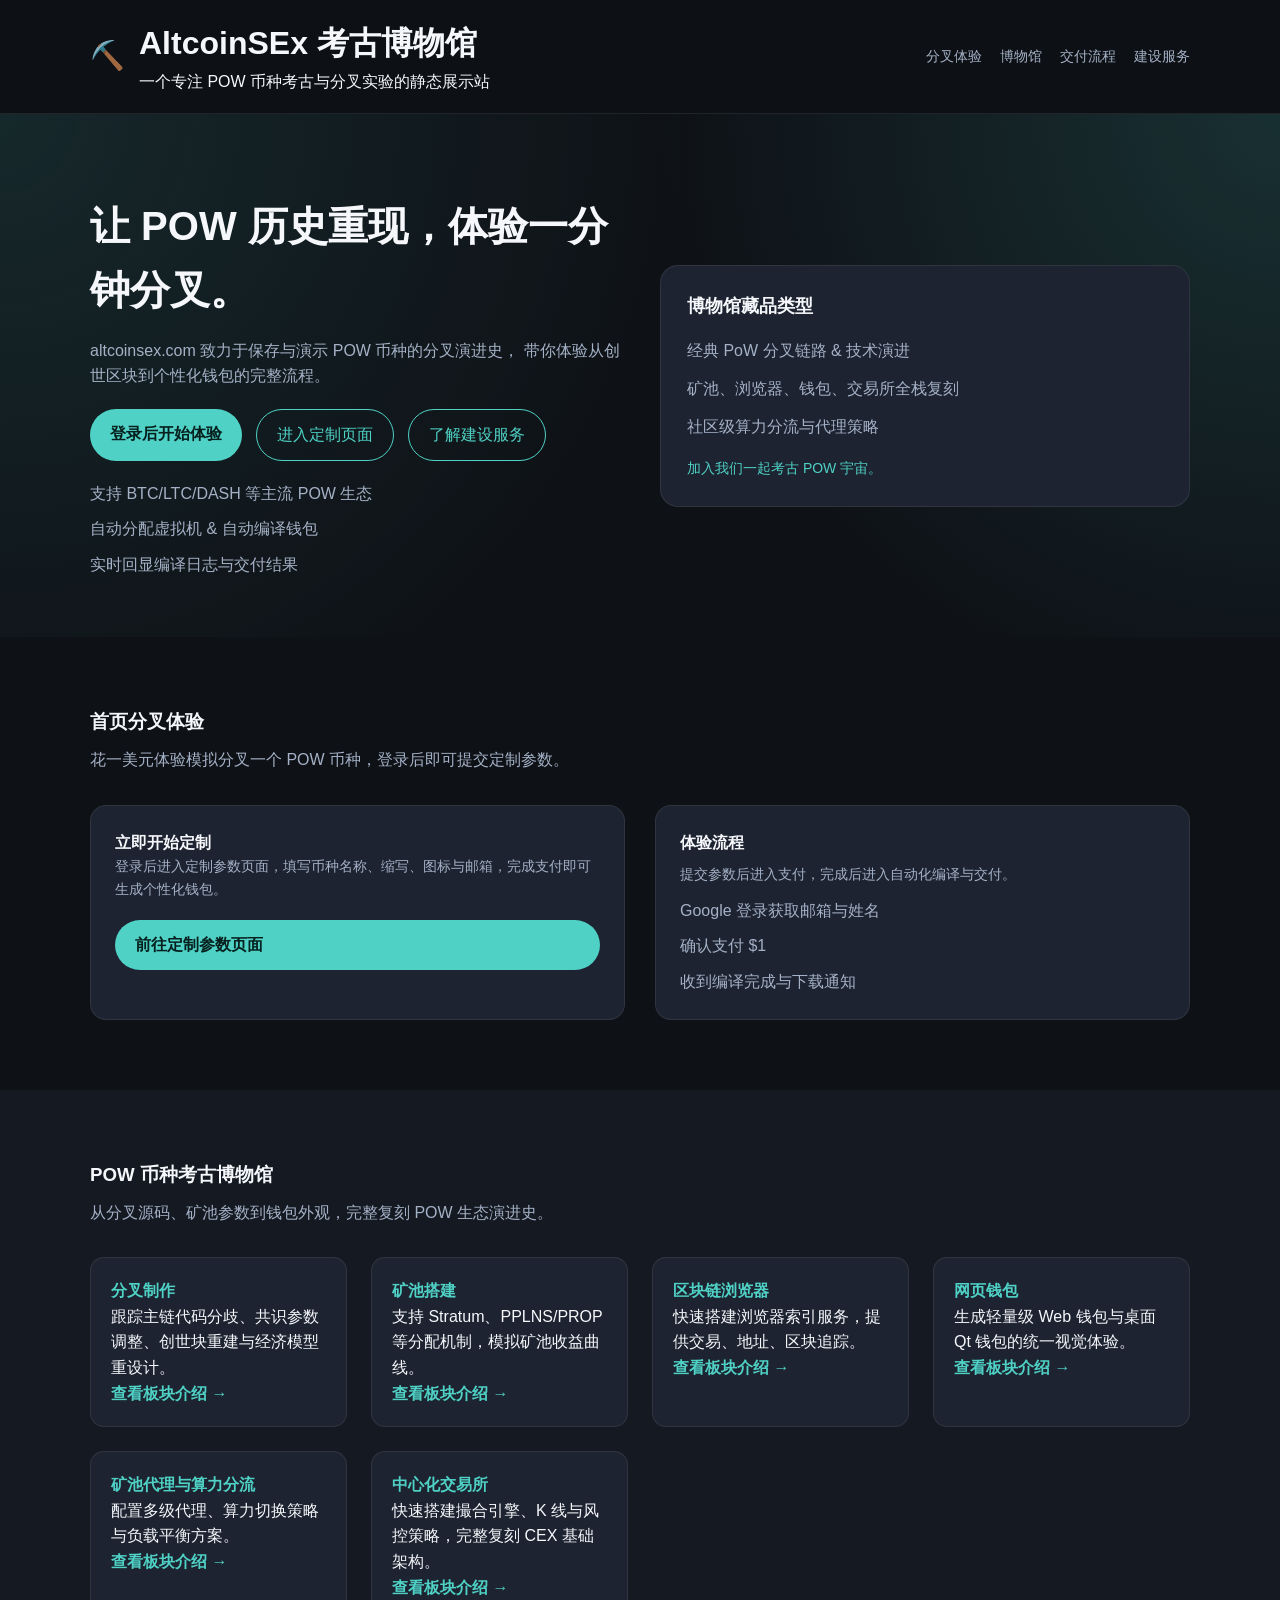
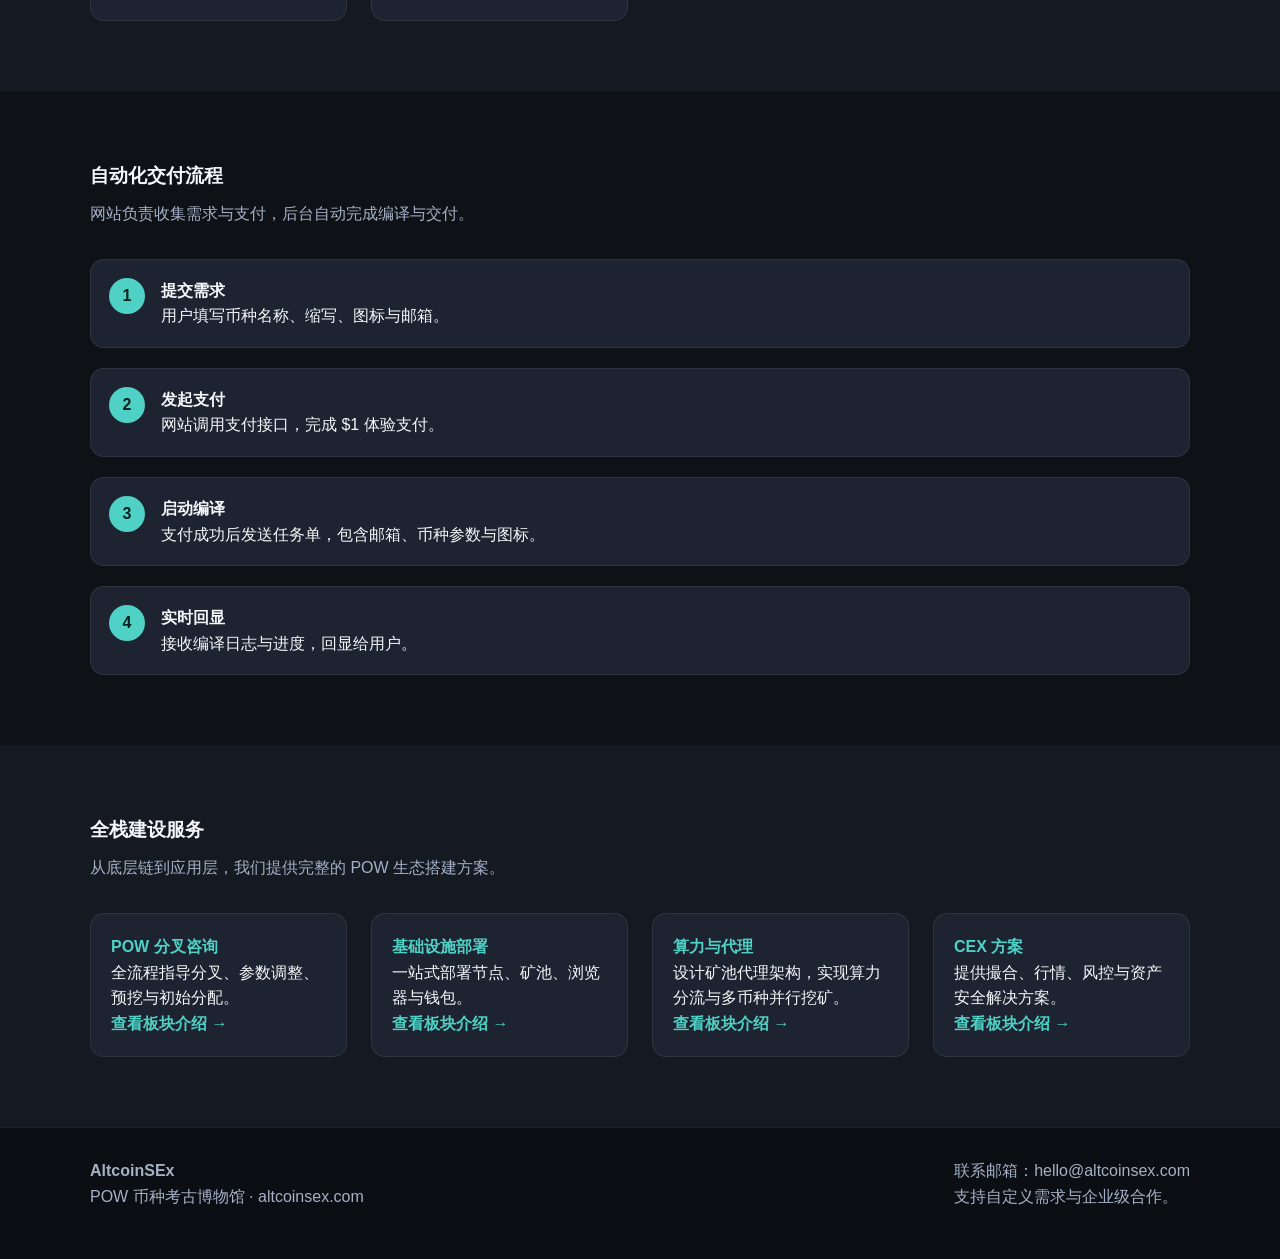
<file: index.html>
<!doctype html>
<html lang="zh-CN">
  <head>
    <meta charset="UTF-8" />
    <meta name="viewport" content="width=device-width, initial-scale=1" />
    <title>AltcoinSEx 考古博物馆 - POW 币种分叉体验</title>
    <link rel="stylesheet" href="styles.css" />
  </head>
  <body>
    <header class="site-header">
      <div class="container">
        <div class="brand">
          <span class="brand-mark">⛏️</span>
          <div>
            <h1>AltcoinSEx 考古博物馆</h1>
            <p>一个专注 POW 币种考古与分叉实验的静态展示站</p>
          </div>
        </div>
        <nav>
          <a href="#experience">分叉体验</a>
          <a href="#museum">博物馆</a>
          <a href="#workflow">交付流程</a>
          <a href="#services">建设服务</a>
        </nav>
      </div>
    </header>

    <main>
      <section class="hero">
        <div class="container hero-grid">
          <div>
            <h2>让 POW 历史重现，体验一分钟分叉。</h2>
            <p>
              altcoinsex.com 致力于保存与演示 POW 币种的分叉演进史，
              带你体验从创世区块到个性化钱包的完整流程。
            </p>
            <div class="hero-actions">
              <a class="primary" href="login.html">登录后开始体验</a>
              <a class="ghost" href="customize.html">进入定制页面</a>
              <a class="ghost" href="#services">了解建设服务</a>
            </div>
            <ul class="hero-highlights">
              <li>支持 BTC/LTC/DASH 等主流 POW 生态</li>
              <li>自动分配虚拟机 & 自动编译钱包</li>
              <li>实时回显编译日志与交付结果</li>
            </ul>
          </div>
          <div class="hero-card">
            <div class="card-header">博物馆藏品类型</div>
            <ul>
              <li>经典 PoW 分叉链路 & 技术演进</li>
              <li>矿池、浏览器、钱包、交易所全栈复刻</li>
              <li>社区级算力分流与代理策略</li>
            </ul>
            <div class="card-footer">加入我们一起考古 POW 宇宙。</div>
          </div>
        </div>
      </section>

      <section id="experience" class="section">
        <div class="container">
          <div class="section-title">
            <h3>首页分叉体验</h3>
            <p>花一美元体验模拟分叉一个 POW 币种，登录后即可提交定制参数。</p>
          </div>
          <div class="experience-grid">
            <div class="form-card">
              <h4>立即开始定制</h4>
              <p class="muted">
                登录后进入定制参数页面，填写币种名称、缩写、图标与邮箱，完成支付即可生成个性化钱包。
              </p>
              <div class="form-footer">
                <a class="primary" href="customize.html">前往定制参数页面</a>
              </div>
            </div>
            <div class="status-card">
              <h4>体验流程</h4>
              <p class="muted">提交参数后进入支付，完成后进入自动化编译与交付。</p>
              <ul class="summary-list">
                <li>Google 登录获取邮箱与姓名</li>
                <li>确认支付 $1</li>
                <li>收到编译完成与下载通知</li>
              </ul>
            </div>
          </div>
        </div>
      </section>

      <section id="museum" class="section alt">
        <div class="container">
          <div class="section-title">
            <h3>POW 币种考古博物馆</h3>
            <p>从分叉源码、矿池参数到钱包外观，完整复刻 POW 生态演进史。</p>
          </div>
          <div class="grid">
            <article>
              <h4><a class="card-link" href="fork.html">分叉制作</a></h4>
              <p>跟踪主链代码分歧、共识参数调整、创世块重建与经济模型重设计。</p>
              <a class="card-link" href="fork.html">查看板块介绍 →</a>
            </article>
            <article>
              <h4><a class="card-link" href="pool.html">矿池搭建</a></h4>
              <p>支持 Stratum、PPLNS/PROP 等分配机制，模拟矿池收益曲线。</p>
              <a class="card-link" href="pool.html">查看板块介绍 →</a>
            </article>
            <article>
              <h4><a class="card-link" href="explorer.html">区块链浏览器</a></h4>
              <p>快速搭建浏览器索引服务，提供交易、地址、区块追踪。</p>
              <a class="card-link" href="explorer.html">查看板块介绍 →</a>
            </article>
            <article>
              <h4><a class="card-link" href="web-wallet.html">网页钱包</a></h4>
              <p>生成轻量级 Web 钱包与桌面 Qt 钱包的统一视觉体验。</p>
              <a class="card-link" href="web-wallet.html">查看板块介绍 →</a>
            </article>
            <article>
              <h4><a class="card-link" href="proxy.html">矿池代理与算力分流</a></h4>
              <p>配置多级代理、算力切换策略与负载平衡方案。</p>
              <a class="card-link" href="proxy.html">查看板块介绍 →</a>
            </article>
            <article>
              <h4><a class="card-link" href="cex.html">中心化交易所</a></h4>
              <p>快速搭建撮合引擎、K 线与风控策略，完整复刻 CEX 基础架构。</p>
              <a class="card-link" href="cex.html">查看板块介绍 →</a>
            </article>
          </div>
        </div>
      </section>

      <section id="workflow" class="section">
        <div class="container">
          <div class="section-title">
            <h3>自动化交付流程</h3>
            <p>网站负责收集需求与支付，后台自动完成编译与交付。</p>
          </div>
          <div class="timeline">
            <div class="timeline-item">
              <div class="step">1</div>
              <div>
                <h4>提交需求</h4>
                <p>用户填写币种名称、缩写、图标与邮箱。</p>
              </div>
            </div>
            <div class="timeline-item">
              <div class="step">2</div>
              <div>
                <h4>发起支付</h4>
                <p>网站调用支付接口，完成 $1 体验支付。</p>
              </div>
            </div>
            <div class="timeline-item">
              <div class="step">3</div>
              <div>
                <h4>启动编译</h4>
                <p>支付成功后发送任务单，包含邮箱、币种参数与图标。</p>
              </div>
            </div>
            <div class="timeline-item">
              <div class="step">4</div>
              <div>
                <h4>实时回显</h4>
                <p>接收编译日志与进度，回显给用户。</p>
              </div>
            </div>
          </div>
        </div>
      </section>

      <section id="services" class="section alt">
        <div class="container">
          <div class="section-title">
            <h3>全栈建设服务</h3>
            <p>从底层链到应用层，我们提供完整的 POW 生态搭建方案。</p>
          </div>
          <div class="grid">
            <article>
              <h4><a class="card-link" href="fork.html">POW 分叉咨询</a></h4>
              <p>全流程指导分叉、参数调整、预挖与初始分配。</p>
              <a class="card-link" href="fork.html">查看板块介绍 →</a>
            </article>
            <article>
              <h4><a class="card-link" href="pool.html">基础设施部署</a></h4>
              <p>一站式部署节点、矿池、浏览器与钱包。</p>
              <a class="card-link" href="pool.html">查看板块介绍 →</a>
            </article>
            <article>
              <h4><a class="card-link" href="proxy.html">算力与代理</a></h4>
              <p>设计矿池代理架构，实现算力分流与多币种并行挖矿。</p>
              <a class="card-link" href="proxy.html">查看板块介绍 →</a>
            </article>
            <article>
              <h4><a class="card-link" href="cex.html">CEX 方案</a></h4>
              <p>提供撮合、行情、风控与资产安全解决方案。</p>
              <a class="card-link" href="cex.html">查看板块介绍 →</a>
            </article>
          </div>
        </div>
      </section>
    </main>

    <footer class="site-footer">
      <div class="container">
        <div>
          <h4>AltcoinSEx</h4>
          <p>POW 币种考古博物馆 · altcoinsex.com</p>
        </div>
        <div>
          <p>联系邮箱：hello@altcoinsex.com</p>
          <p>支持自定义需求与企业级合作。</p>
        </div>
      </div>
    </footer>

  </body>
</html>
</file>
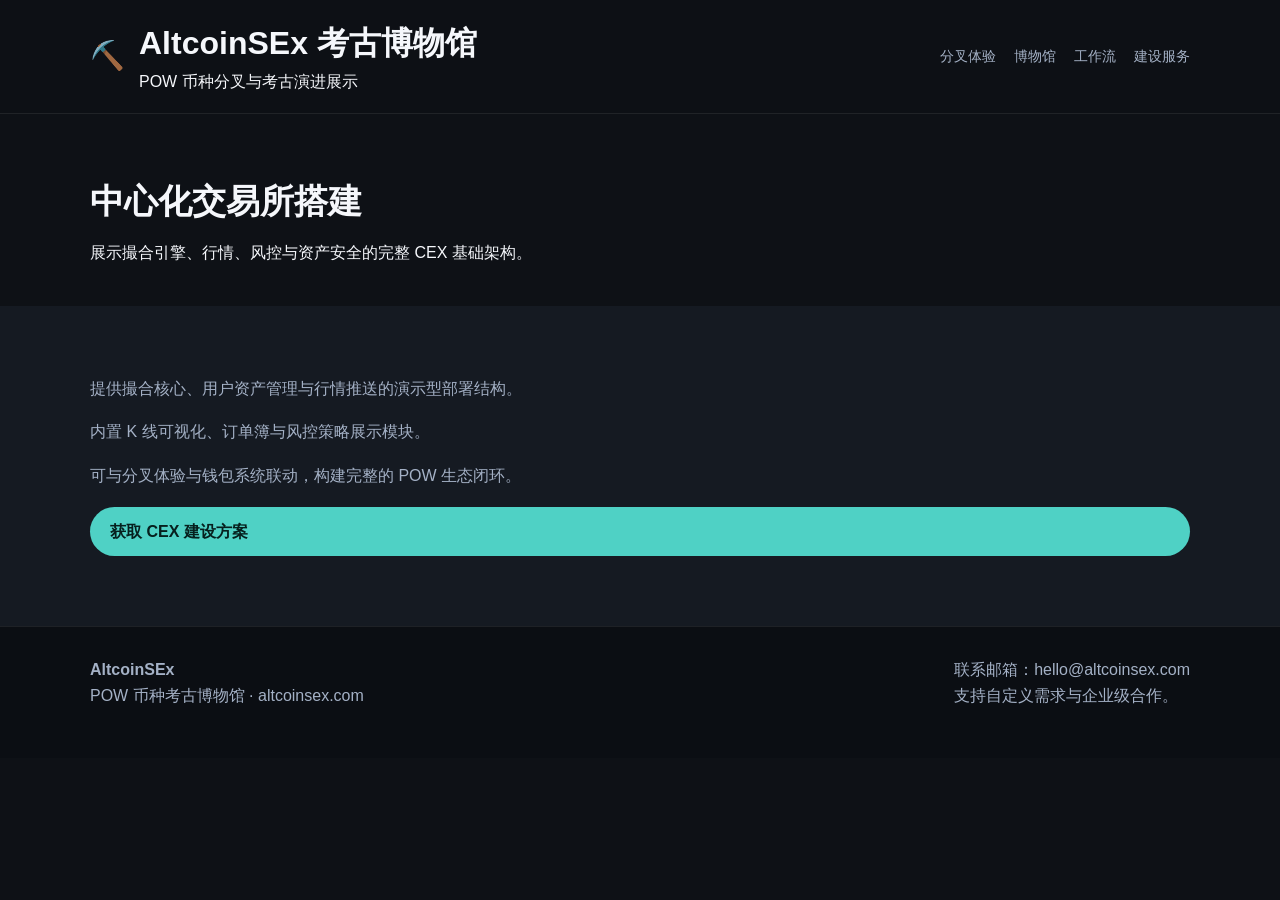
<file: cex.html>
<!doctype html>
<html lang="zh-CN">
  <head>
    <meta charset="UTF-8" />
    <meta name="viewport" content="width=device-width, initial-scale=1" />
    <title>中心化交易所搭建 - AltcoinSEx 考古博物馆</title>
    <link rel="stylesheet" href="styles.css" />
  </head>
  <body>
    <header class="site-header">
      <div class="container">
        <div class="brand">
          <span class="brand-mark">⛏️</span>
          <div>
            <h1>AltcoinSEx 考古博物馆</h1>
            <p>POW 币种分叉与考古演进展示</p>
          </div>
        </div>
        <nav>
          <a href="index.html#experience">分叉体验</a>
          <a href="index.html#museum">博物馆</a>
          <a href="index.html#workflow">工作流</a>
          <a href="index.html#services">建设服务</a>
        </nav>
      </div>
    </header>

    <main>
      <section class="page-hero">
        <div class="container">
          <h2>中心化交易所搭建</h2>
          <p>展示撮合引擎、行情、风控与资产安全的完整 CEX 基础架构。</p>
        </div>
      </section>

      <section class="section alt">
        <div class="container page-content">
          <p>提供撮合核心、用户资产管理与行情推送的演示型部署结构。</p>
          <p>内置 K 线可视化、订单簿与风控策略展示模块。</p>
          <p>可与分叉体验与钱包系统联动，构建完整的 POW 生态闭环。</p>
          <a class="primary" href="index.html#services">获取 CEX 建设方案</a>
        </div>
      </section>
    </main>

    <footer class="site-footer">
      <div class="container">
        <div>
          <h4>AltcoinSEx</h4>
          <p>POW 币种考古博物馆 · altcoinsex.com</p>
        </div>
        <div>
          <p>联系邮箱：hello@altcoinsex.com</p>
          <p>支持自定义需求与企业级合作。</p>
        </div>
      </div>
    </footer>
  </body>
</html>
</file>
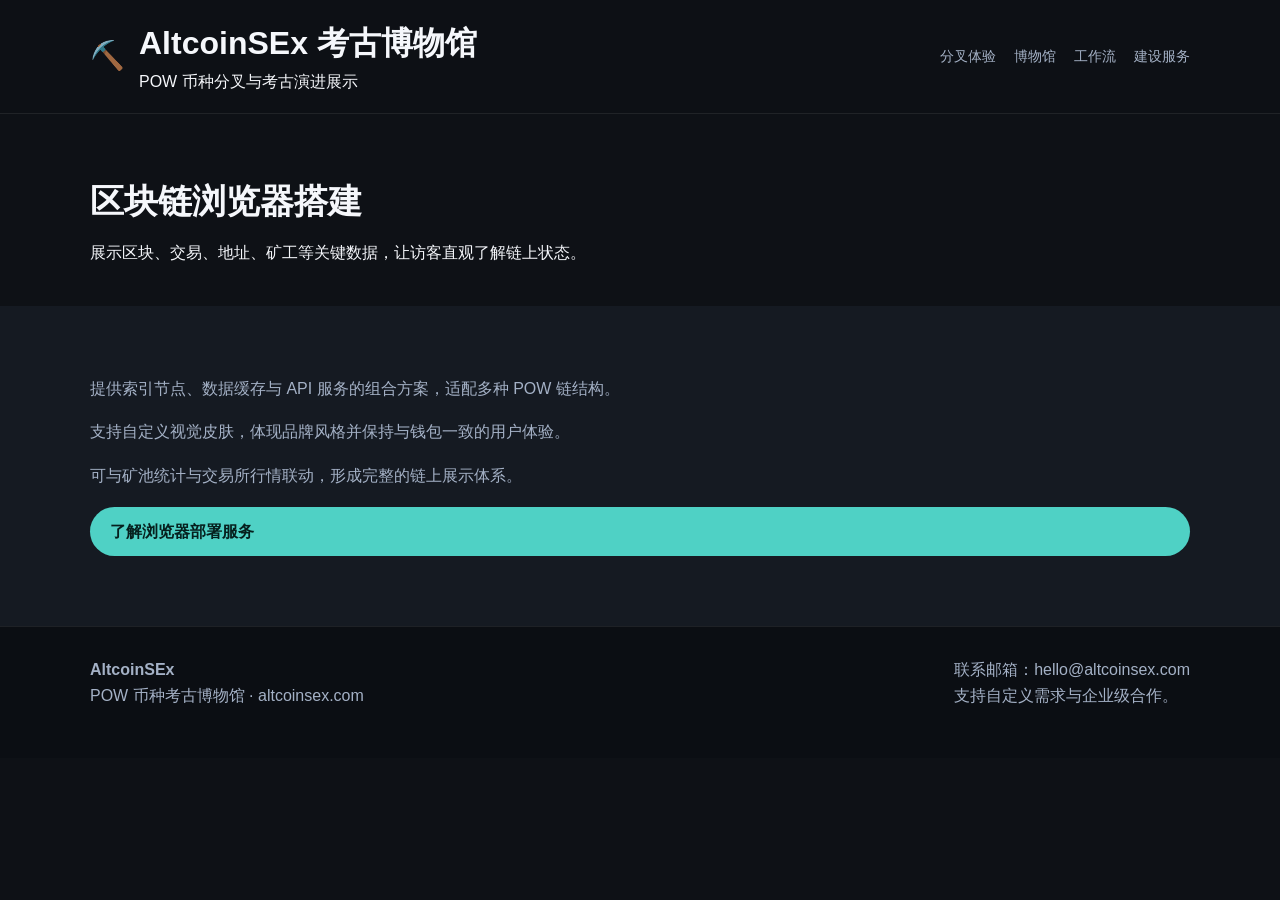
<file: explorer.html>
<!doctype html>
<html lang="zh-CN">
  <head>
    <meta charset="UTF-8" />
    <meta name="viewport" content="width=device-width, initial-scale=1" />
    <title>区块链浏览器 - AltcoinSEx 考古博物馆</title>
    <link rel="stylesheet" href="styles.css" />
  </head>
  <body>
    <header class="site-header">
      <div class="container">
        <div class="brand">
          <span class="brand-mark">⛏️</span>
          <div>
            <h1>AltcoinSEx 考古博物馆</h1>
            <p>POW 币种分叉与考古演进展示</p>
          </div>
        </div>
        <nav>
          <a href="index.html#experience">分叉体验</a>
          <a href="index.html#museum">博物馆</a>
          <a href="index.html#workflow">工作流</a>
          <a href="index.html#services">建设服务</a>
        </nav>
      </div>
    </header>

    <main>
      <section class="page-hero">
        <div class="container">
          <h2>区块链浏览器搭建</h2>
          <p>展示区块、交易、地址、矿工等关键数据，让访客直观了解链上状态。</p>
        </div>
      </section>

      <section class="section alt">
        <div class="container page-content">
          <p>提供索引节点、数据缓存与 API 服务的组合方案，适配多种 POW 链结构。</p>
          <p>支持自定义视觉皮肤，体现品牌风格并保持与钱包一致的用户体验。</p>
          <p>可与矿池统计与交易所行情联动，形成完整的链上展示体系。</p>
          <a class="primary" href="index.html#services">了解浏览器部署服务</a>
        </div>
      </section>
    </main>

    <footer class="site-footer">
      <div class="container">
        <div>
          <h4>AltcoinSEx</h4>
          <p>POW 币种考古博物馆 · altcoinsex.com</p>
        </div>
        <div>
          <p>联系邮箱：hello@altcoinsex.com</p>
          <p>支持自定义需求与企业级合作。</p>
        </div>
      </div>
    </footer>
  </body>
</html>
</file>
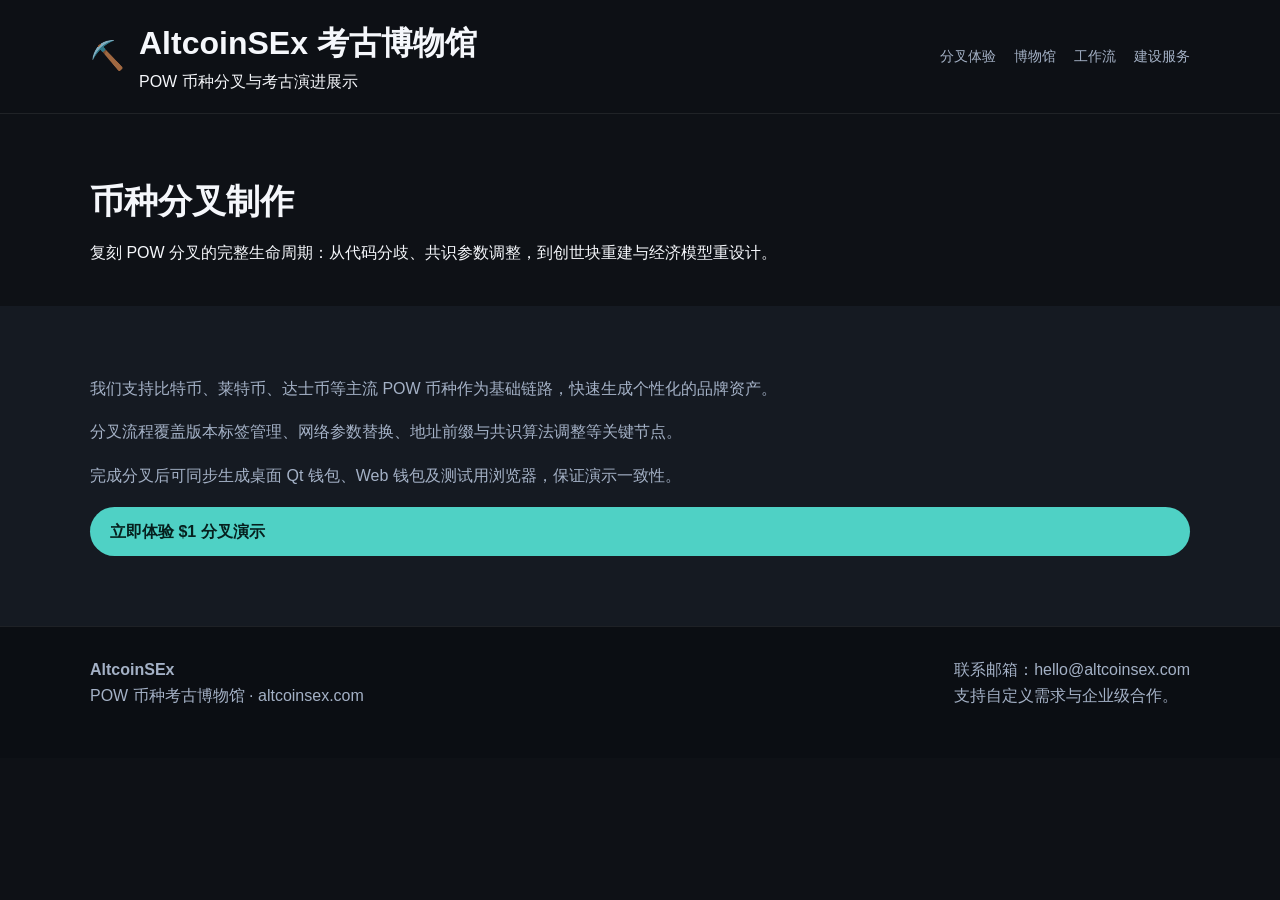
<file: fork.html>
<!doctype html>
<html lang="zh-CN">
  <head>
    <meta charset="UTF-8" />
    <meta name="viewport" content="width=device-width, initial-scale=1" />
    <title>分叉制作 - AltcoinSEx 考古博物馆</title>
    <link rel="stylesheet" href="styles.css" />
  </head>
  <body>
    <header class="site-header">
      <div class="container">
        <div class="brand">
          <span class="brand-mark">⛏️</span>
          <div>
            <h1>AltcoinSEx 考古博物馆</h1>
            <p>POW 币种分叉与考古演进展示</p>
          </div>
        </div>
        <nav>
          <a href="index.html#experience">分叉体验</a>
          <a href="index.html#museum">博物馆</a>
          <a href="index.html#workflow">工作流</a>
          <a href="index.html#services">建设服务</a>
        </nav>
      </div>
    </header>

    <main>
      <section class="page-hero">
        <div class="container">
          <h2>币种分叉制作</h2>
          <p>
            复刻 POW 分叉的完整生命周期：从代码分歧、共识参数调整，到创世块重建与经济模型重设计。
          </p>
        </div>
      </section>

      <section class="section alt">
        <div class="container page-content">
          <p>我们支持比特币、莱特币、达士币等主流 POW 币种作为基础链路，快速生成个性化的品牌资产。</p>
          <p>分叉流程覆盖版本标签管理、网络参数替换、地址前缀与共识算法调整等关键节点。</p>
          <p>完成分叉后可同步生成桌面 Qt 钱包、Web 钱包及测试用浏览器，保证演示一致性。</p>
          <a class="primary" href="index.html#experience">立即体验 $1 分叉演示</a>
        </div>
      </section>
    </main>

    <footer class="site-footer">
      <div class="container">
        <div>
          <h4>AltcoinSEx</h4>
          <p>POW 币种考古博物馆 · altcoinsex.com</p>
        </div>
        <div>
          <p>联系邮箱：hello@altcoinsex.com</p>
          <p>支持自定义需求与企业级合作。</p>
        </div>
      </div>
    </footer>
  </body>
</html>
</file>
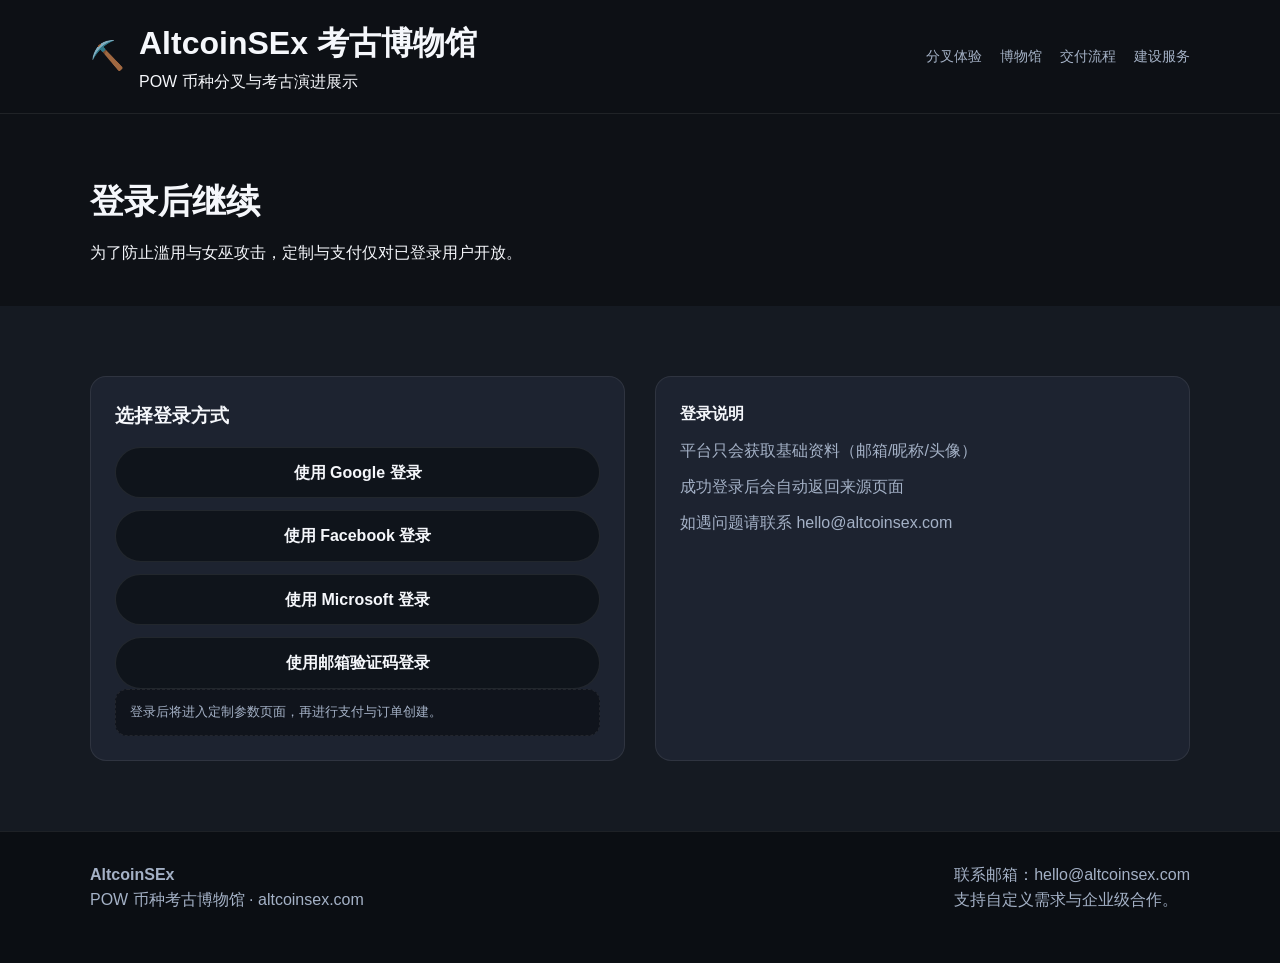
<file: login.html>
<!doctype html>
<html lang="zh-CN">
  <head>
    <meta charset="UTF-8" />
    <meta name="viewport" content="width=device-width, initial-scale=1" />
    <title>登录 - AltcoinSEx 考古博物馆</title>
    <link rel="stylesheet" href="styles.css" />
  </head>
  <body>
    <header class="site-header">
      <div class="container">
        <div class="brand">
          <span class="brand-mark">⛏️</span>
          <div>
            <h1>AltcoinSEx 考古博物馆</h1>
            <p>POW 币种分叉与考古演进展示</p>
          </div>
        </div>
        <nav>
          <a href="index.html#experience">分叉体验</a>
          <a href="index.html#museum">博物馆</a>
          <a href="index.html#workflow">交付流程</a>
          <a href="index.html#services">建设服务</a>
        </nav>
      </div>
    </header>

    <main>
      <section class="page-hero">
        <div class="container">
          <h2>登录后继续</h2>
          <p>为了防止滥用与女巫攻击，定制与支付仅对已登录用户开放。</p>
        </div>
      </section>

      <section class="section alt">
        <div class="container experience-grid">
          <div class="form-card">
            <h3>选择登录方式</h3>
            <div class="auth-actions">
              <a class="auth-button" href="/api/auth/login/google">使用 Google 登录</a>
              <a class="auth-button" href="/api/auth/login/facebook">使用 Facebook 登录</a>
              <a class="auth-button" href="/api/auth/login/microsoft">使用 Microsoft 登录</a>
              <a class="auth-button" href="/api/auth/login/email">使用邮箱验证码登录</a>
            </div>
            <div class="notice">
              登录后将进入定制参数页面，再进行支付与订单创建。
            </div>
          </div>
          <div class="status-card">
            <h4>登录说明</h4>
            <ul class="summary-list">
              <li>平台只会获取基础资料（邮箱/昵称/头像）</li>
              <li>成功登录后会自动返回来源页面</li>
              <li>如遇问题请联系 hello@altcoinsex.com</li>
            </ul>
          </div>
        </div>
      </section>
    </main>

    <footer class="site-footer">
      <div class="container">
        <div>
          <h4>AltcoinSEx</h4>
          <p>POW 币种考古博物馆 · altcoinsex.com</p>
        </div>
        <div>
          <p>联系邮箱：hello@altcoinsex.com</p>
          <p>支持自定义需求与企业级合作。</p>
        </div>
      </div>
    </footer>

  </body>
</html>
</file>
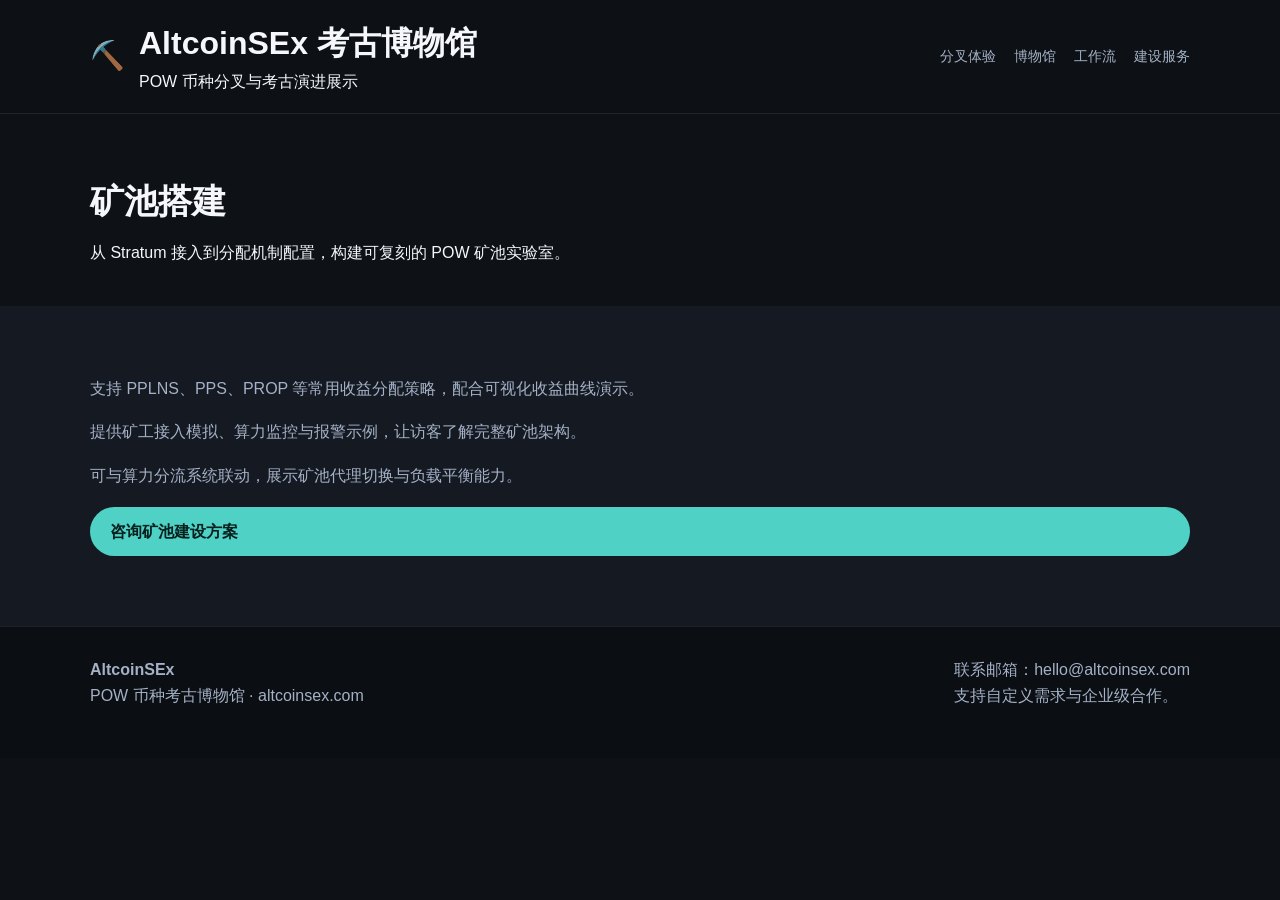
<file: pool.html>
<!doctype html>
<html lang="zh-CN">
  <head>
    <meta charset="UTF-8" />
    <meta name="viewport" content="width=device-width, initial-scale=1" />
    <title>矿池搭建 - AltcoinSEx 考古博物馆</title>
    <link rel="stylesheet" href="styles.css" />
  </head>
  <body>
    <header class="site-header">
      <div class="container">
        <div class="brand">
          <span class="brand-mark">⛏️</span>
          <div>
            <h1>AltcoinSEx 考古博物馆</h1>
            <p>POW 币种分叉与考古演进展示</p>
          </div>
        </div>
        <nav>
          <a href="index.html#experience">分叉体验</a>
          <a href="index.html#museum">博物馆</a>
          <a href="index.html#workflow">工作流</a>
          <a href="index.html#services">建设服务</a>
        </nav>
      </div>
    </header>

    <main>
      <section class="page-hero">
        <div class="container">
          <h2>矿池搭建</h2>
          <p>从 Stratum 接入到分配机制配置，构建可复刻的 POW 矿池实验室。</p>
        </div>
      </section>

      <section class="section alt">
        <div class="container page-content">
          <p>支持 PPLNS、PPS、PROP 等常用收益分配策略，配合可视化收益曲线演示。</p>
          <p>提供矿工接入模拟、算力监控与报警示例，让访客了解完整矿池架构。</p>
          <p>可与算力分流系统联动，展示矿池代理切换与负载平衡能力。</p>
          <a class="primary" href="index.html#services">咨询矿池建设方案</a>
        </div>
      </section>
    </main>

    <footer class="site-footer">
      <div class="container">
        <div>
          <h4>AltcoinSEx</h4>
          <p>POW 币种考古博物馆 · altcoinsex.com</p>
        </div>
        <div>
          <p>联系邮箱：hello@altcoinsex.com</p>
          <p>支持自定义需求与企业级合作。</p>
        </div>
      </div>
    </footer>
  </body>
</html>
</file>
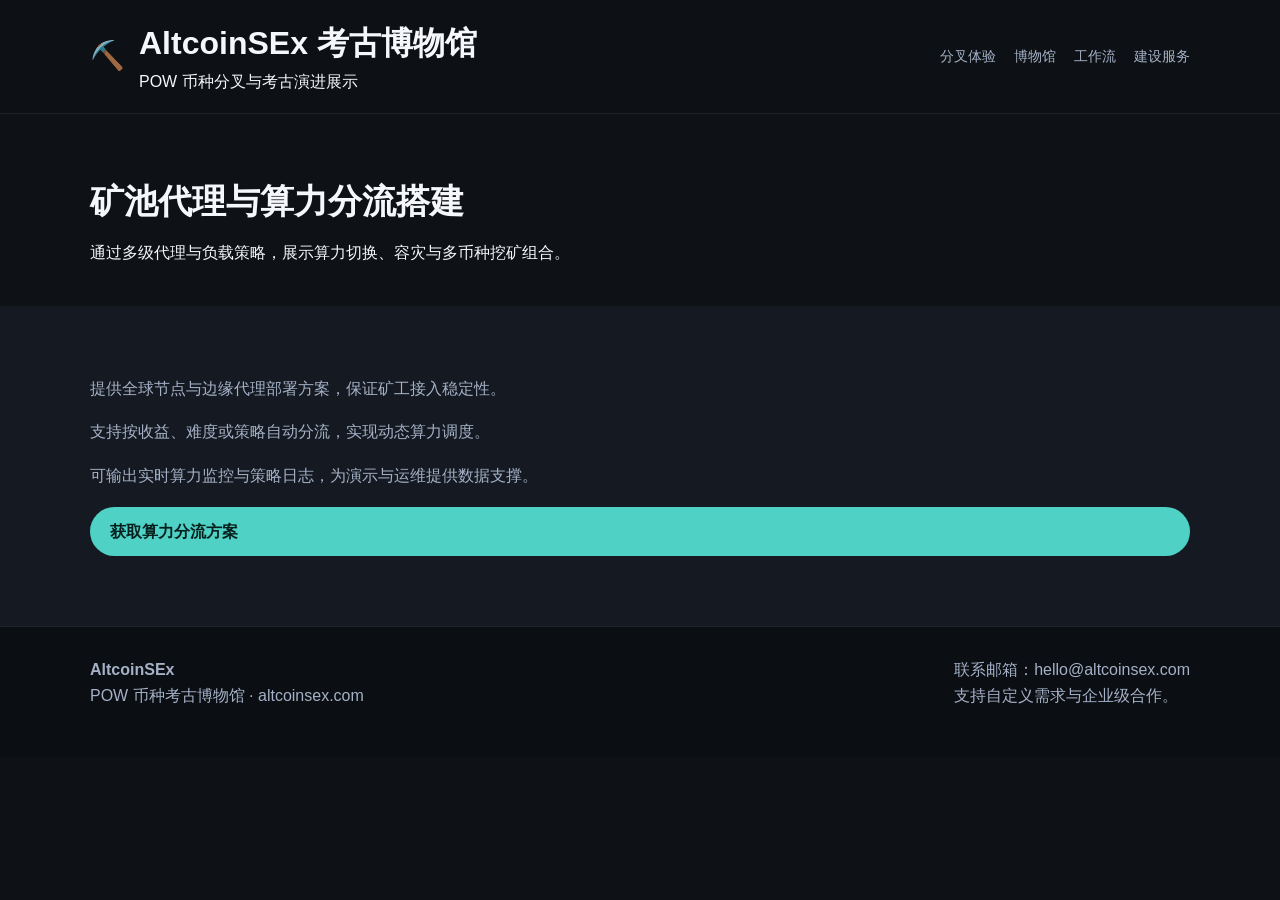
<file: proxy.html>
<!doctype html>
<html lang="zh-CN">
  <head>
    <meta charset="UTF-8" />
    <meta name="viewport" content="width=device-width, initial-scale=1" />
    <title>矿池代理与算力分流 - AltcoinSEx 考古博物馆</title>
    <link rel="stylesheet" href="styles.css" />
  </head>
  <body>
    <header class="site-header">
      <div class="container">
        <div class="brand">
          <span class="brand-mark">⛏️</span>
          <div>
            <h1>AltcoinSEx 考古博物馆</h1>
            <p>POW 币种分叉与考古演进展示</p>
          </div>
        </div>
        <nav>
          <a href="index.html#experience">分叉体验</a>
          <a href="index.html#museum">博物馆</a>
          <a href="index.html#workflow">工作流</a>
          <a href="index.html#services">建设服务</a>
        </nav>
      </div>
    </header>

    <main>
      <section class="page-hero">
        <div class="container">
          <h2>矿池代理与算力分流搭建</h2>
          <p>通过多级代理与负载策略，展示算力切换、容灾与多币种挖矿组合。</p>
        </div>
      </section>

      <section class="section alt">
        <div class="container page-content">
          <p>提供全球节点与边缘代理部署方案，保证矿工接入稳定性。</p>
          <p>支持按收益、难度或策略自动分流，实现动态算力调度。</p>
          <p>可输出实时算力监控与策略日志，为演示与运维提供数据支撑。</p>
          <a class="primary" href="index.html#services">获取算力分流方案</a>
        </div>
      </section>
    </main>

    <footer class="site-footer">
      <div class="container">
        <div>
          <h4>AltcoinSEx</h4>
          <p>POW 币种考古博物馆 · altcoinsex.com</p>
        </div>
        <div>
          <p>联系邮箱：hello@altcoinsex.com</p>
          <p>支持自定义需求与企业级合作。</p>
        </div>
      </div>
    </footer>
  </body>
</html>
</file>
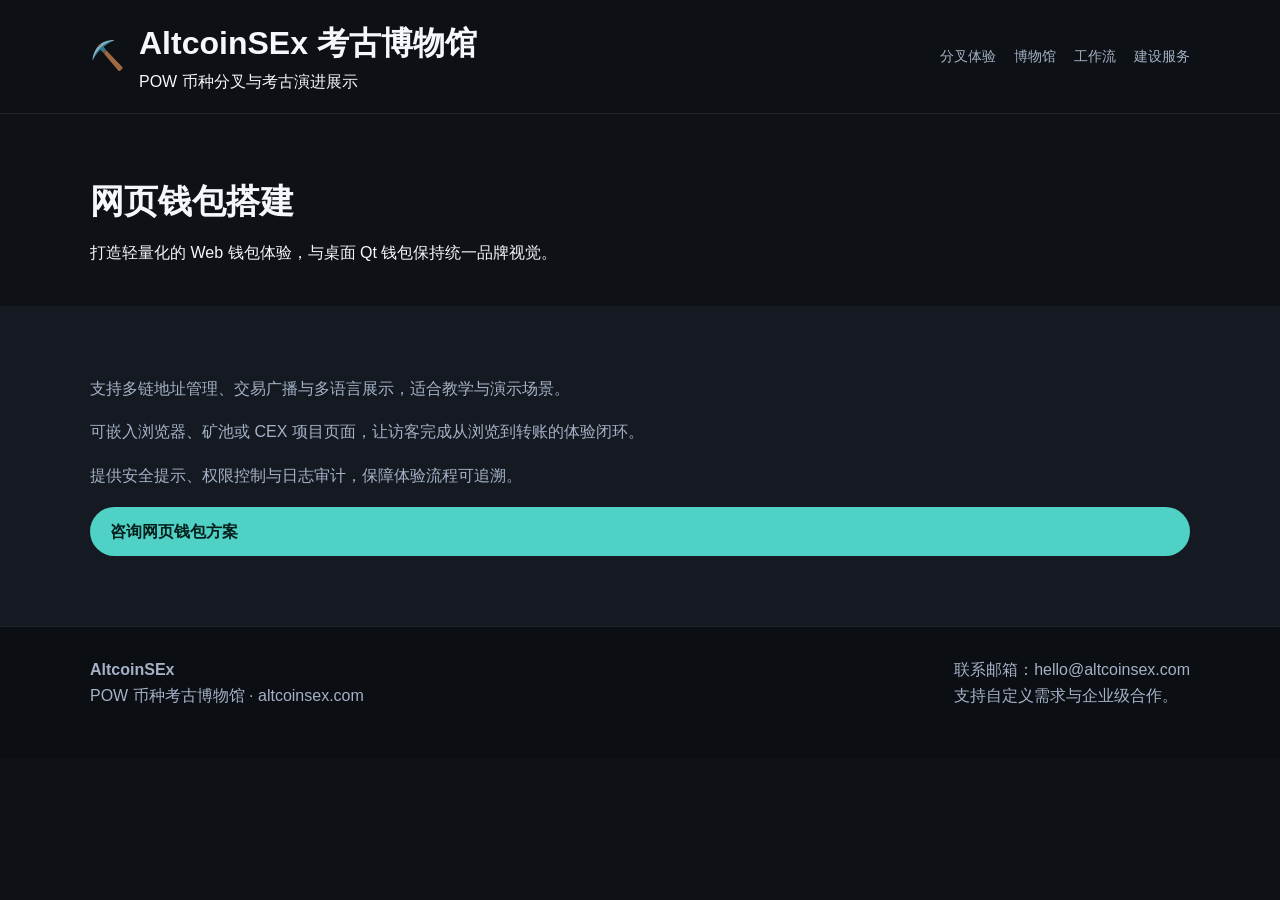
<file: web-wallet.html>
<!doctype html>
<html lang="zh-CN">
  <head>
    <meta charset="UTF-8" />
    <meta name="viewport" content="width=device-width, initial-scale=1" />
    <title>网页钱包搭建 - AltcoinSEx 考古博物馆</title>
    <link rel="stylesheet" href="styles.css" />
  </head>
  <body>
    <header class="site-header">
      <div class="container">
        <div class="brand">
          <span class="brand-mark">⛏️</span>
          <div>
            <h1>AltcoinSEx 考古博物馆</h1>
            <p>POW 币种分叉与考古演进展示</p>
          </div>
        </div>
        <nav>
          <a href="index.html#experience">分叉体验</a>
          <a href="index.html#museum">博物馆</a>
          <a href="index.html#workflow">工作流</a>
          <a href="index.html#services">建设服务</a>
        </nav>
      </div>
    </header>

    <main>
      <section class="page-hero">
        <div class="container">
          <h2>网页钱包搭建</h2>
          <p>打造轻量化的 Web 钱包体验，与桌面 Qt 钱包保持统一品牌视觉。</p>
        </div>
      </section>

      <section class="section alt">
        <div class="container page-content">
          <p>支持多链地址管理、交易广播与多语言展示，适合教学与演示场景。</p>
          <p>可嵌入浏览器、矿池或 CEX 项目页面，让访客完成从浏览到转账的体验闭环。</p>
          <p>提供安全提示、权限控制与日志审计，保障体验流程可追溯。</p>
          <a class="primary" href="index.html#services">咨询网页钱包方案</a>
        </div>
      </section>
    </main>

    <footer class="site-footer">
      <div class="container">
        <div>
          <h4>AltcoinSEx</h4>
          <p>POW 币种考古博物馆 · altcoinsex.com</p>
        </div>
        <div>
          <p>联系邮箱：hello@altcoinsex.com</p>
          <p>支持自定义需求与企业级合作。</p>
        </div>
      </div>
    </footer>
  </body>
</html>
</file>
<file: styles.css>
:root {
  color-scheme: light;
  --bg: #0e1116;
  --surface: #151a22;
  --card: #1d2330;
  --text: #f5f7fb;
  --muted: #a4b1c6;
  --accent: #4fd1c5;
  --accent-dark: #2c9e93;
  --border: rgba(255, 255, 255, 0.08);
}

* {
  box-sizing: border-box;
  margin: 0;
  padding: 0;
}

body {
  font-family: "PingFang SC", "Noto Sans SC", "Microsoft YaHei", sans-serif;
  background: var(--bg);
  color: var(--text);
  line-height: 1.6;
}

a {
  color: inherit;
  text-decoration: none;
}

img {
  max-width: 100%;
}

.container {
  width: min(1100px, 92%);
  margin: 0 auto;
}

.site-header {
  position: sticky;
  top: 0;
  z-index: 10;
  background: rgba(14, 17, 22, 0.95);
  border-bottom: 1px solid var(--border);
  backdrop-filter: blur(10px);
}

.site-header .container {
  display: flex;
  align-items: center;
  justify-content: space-between;
  padding: 18px 0;
  gap: 24px;
  flex-wrap: wrap;
}

.site-header nav {
  flex-wrap: wrap;
}

.brand {
  display: flex;
  align-items: center;
  gap: 14px;
}

.brand-mark {
  font-size: 28px;
}

.site-header nav {
  display: flex;
  gap: 18px;
  font-size: 14px;
  color: var(--muted);
}

.site-header nav a:hover {
  color: var(--text);
}

.hero {
  padding: 80px 0 60px;
  background: radial-gradient(circle at top left, rgba(79, 209, 197, 0.12), transparent 50%),
    radial-gradient(circle at top right, rgba(79, 209, 197, 0.16), transparent 45%);
}

.hero-grid {
  display: grid;
  grid-template-columns: repeat(auto-fit, minmax(280px, 1fr));
  gap: 40px;
  align-items: center;
}

.hero h2 {
  font-size: clamp(28px, 4vw, 40px);
  margin-bottom: 16px;
}

.hero p {
  color: var(--muted);
  margin-bottom: 20px;
}

.hero-actions {
  display: flex;
  gap: 14px;
  margin-bottom: 20px;
  flex-wrap: wrap;
}

.primary,
button {
  background: var(--accent);
  color: #06201e;
  border: none;
  padding: 12px 20px;
  border-radius: 999px;
  font-weight: 600;
  cursor: pointer;
  transition: transform 0.2s ease, box-shadow 0.2s ease;
}

.primary:hover,
button:hover {
  transform: translateY(-1px);
  box-shadow: 0 12px 20px rgba(79, 209, 197, 0.25);
}

.ghost {
  border: 1px solid var(--accent);
  padding: 12px 20px;
  border-radius: 999px;
  color: var(--accent);
}

.hero-highlights {
  list-style: none;
  display: grid;
  gap: 10px;
  color: var(--muted);
}

.hero-card {
  background: var(--card);
  border-radius: 18px;
  padding: 26px;
  border: 1px solid var(--border);
}

.hero-card ul {
  list-style: none;
  display: grid;
  gap: 12px;
  color: var(--muted);
  margin: 18px 0;
}

.card-header {
  font-weight: 600;
  font-size: 18px;
}

.card-footer {
  font-size: 14px;
  color: var(--accent);
}

.section {
  padding: 70px 0;
}

.section.alt {
  background: var(--surface);
}

.section-title {
  margin-bottom: 32px;
}

.section-title p {
  color: var(--muted);
  margin-top: 10px;
}

.experience-grid {
  display: grid;
  grid-template-columns: repeat(auto-fit, minmax(280px, 1fr));
  gap: 30px;
}

.form-card,
.status-card {
  background: var(--card);
  border-radius: 16px;
  padding: 24px;
  border: 1px solid var(--border);
}

form label {
  display: grid;
  gap: 8px;
  margin-bottom: 16px;
  font-size: 14px;
}

input,
select {
  background: rgba(15, 19, 26, 0.9);
  border: 1px solid var(--border);
  border-radius: 10px;
  padding: 10px 12px;
  color: var(--text);
}

input::placeholder {
  color: rgba(164, 177, 198, 0.6);
}

.form-footer {
  margin-top: 20px;
  display: grid;
  gap: 12px;
}

.form-footer p {
  color: var(--muted);
  font-size: 13px;
}

.status-card h4 {
  margin-bottom: 8px;
}

.muted {
  color: var(--muted);
  font-size: 14px;
}

.status-log {
  margin-top: 18px;
  background: #0c0f14;
  border-radius: 12px;
  padding: 16px;
  min-height: 180px;
  font-family: "SFMono-Regular", Consolas, monospace;
  font-size: 12px;
  overflow-y: auto;
  color: #c3d3e6;
}

.status-meta {
  margin-top: 12px;
  font-size: 13px;
  color: var(--muted);
}

.grid {
  display: grid;
  grid-template-columns: repeat(auto-fit, minmax(240px, 1fr));
  gap: 24px;
}

.grid article {
  background: var(--card);
  border-radius: 14px;
  padding: 20px;
  border: 1px solid var(--border);
}

.card-link {
  color: var(--accent);
  font-weight: 600;
}

.card-link:hover {
  color: #7ef0e3;
}

.page-hero {
  padding: 60px 0 40px;
}

.page-hero h2 {
  font-size: clamp(26px, 3vw, 34px);
  margin-bottom: 12px;
}

.page-content {
  display: grid;
  gap: 18px;
  color: var(--muted);
}

.checkout-grid {
  display: grid;
  grid-template-columns: repeat(auto-fit, minmax(260px, 1fr));
  gap: 24px;
}

.summary-list {
  list-style: none;
  display: grid;
  gap: 10px;
  color: var(--muted);
  margin-top: 12px;
}

.summary-total {
  margin-top: 16px;
  font-size: 18px;
  font-weight: 600;
  color: var(--text);
}

.notice {
  padding: 12px 14px;
  border-radius: 12px;
  border: 1px dashed var(--border);
  background: rgba(12, 15, 20, 0.7);
  color: var(--muted);
  font-size: 13px;
}

.notice strong {
  color: var(--text);
}

.auth-actions {
  display: grid;
  gap: 12px;
  margin-top: 16px;
}

.auth-button {
  display: flex;
  align-items: center;
  justify-content: center;
  gap: 10px;
  padding: 12px 16px;
  border-radius: 999px;
  border: 1px solid var(--border);
  background: rgba(15, 19, 26, 0.9);
  color: var(--text);
  font-weight: 600;
}

.auth-button:hover {
  border-color: var(--accent);
  color: var(--accent);
}

.hidden {
  display: none !important;
}

.user-inline {
  display: flex;
  align-items: center;
  gap: 12px;
  margin-top: 12px;
}

.avatar {
  width: 42px;
  height: 42px;
  border-radius: 50%;
  border: 1px solid var(--border);
  object-fit: cover;
}

.timeline {
  display: grid;
  gap: 20px;
}

.timeline-item {
  display: flex;
  gap: 16px;
  background: var(--card);
  padding: 18px;
  border-radius: 14px;
  border: 1px solid var(--border);
}

.step {
  width: 36px;
  height: 36px;
  border-radius: 50%;
  background: var(--accent);
  color: #09241f;
  display: grid;
  place-items: center;
  font-weight: 700;
}

.site-footer {
  border-top: 1px solid var(--border);
  padding: 30px 0 50px;
  background: #0b0e13;
}

.site-footer .container {
  display: flex;
  justify-content: space-between;
  gap: 20px;
  flex-wrap: wrap;
  color: var(--muted);
}

@media (max-width: 720px) {
  .site-header nav {
    flex-wrap: wrap;
  }

  .hero-actions {
    flex-direction: column;
    align-items: stretch;
  }

  .hero {
    padding: 60px 0 40px;
  }

  .status-log {
    min-height: 140px;
  }

  .timeline-item {
    flex-direction: column;
  }
}

@media (max-width: 960px) {
  .site-header nav {
    font-size: 13px;
    gap: 12px;
  }

  .hero-grid {
    gap: 28px;
  }

  .experience-grid,
  .checkout-grid,
  .admin-grid {
    grid-template-columns: 1fr;
  }

  .site-footer .container {
    flex-direction: column;
    align-items: flex-start;
  }
}

@media (max-width: 520px) {
  .brand {
    flex-direction: column;
    align-items: flex-start;
  }

  .hero h2 {
    font-size: 26px;
  }

  .card-footer {
    font-size: 12px;
  }

  button,
  .primary,
  .ghost,
  .auth-button {
    width: 100%;
    text-align: center;
  }

  .summary-list {
    font-size: 13px;
  }
}
</file>
